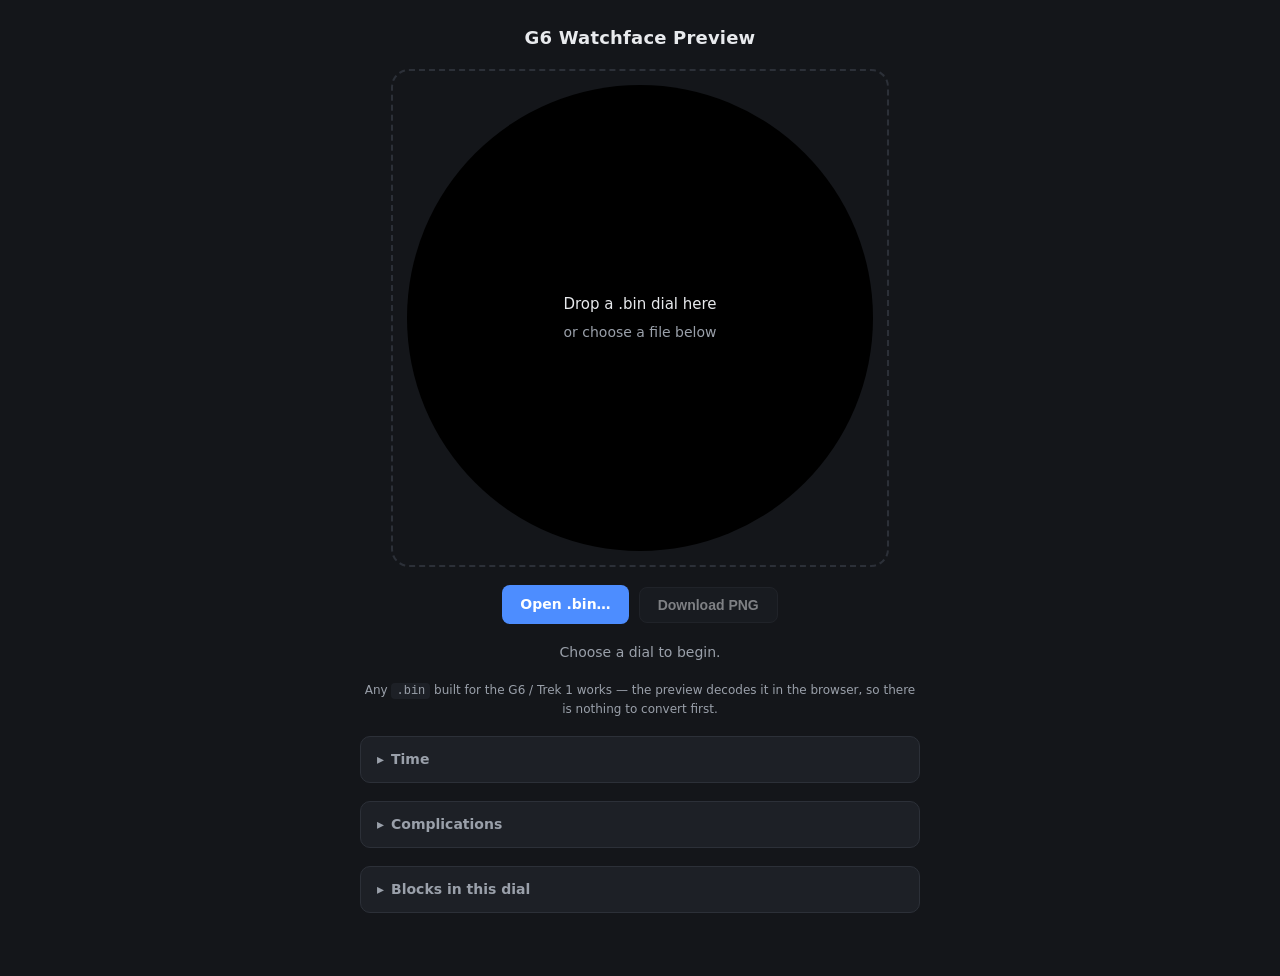
<file: g6-cat-gauge-transfer/preview/index.html>
<!DOCTYPE html>
<html lang="en">
<head>
<meta charset="utf-8">
<meta name="viewport" content="width=device-width, initial-scale=1">
<title>G6 Watchface Preview</title>
<style>
  :root {
    color-scheme: dark;
    --bg: #14161a;
    --panel: #1d2026;
    --border: #2c3038;
    --text: #e8eaed;
    --muted: #9aa0aa;
    --accent: #4d8dff;
    --ok: #4caf7d;
    --warn: #e0a355;
    --error: #e0685f;
  }
  * { box-sizing: border-box; }
  body {
    margin: 0;
    padding: 24px 16px 64px;
    background: var(--bg);
    color: var(--text);
    font: 14px/1.5 -apple-system, BlinkMacSystemFont, "Segoe UI", system-ui, sans-serif;
    display: flex;
    flex-direction: column;
    align-items: center;
    gap: 18px;
  }
  h1 { font-size: 18px; font-weight: 600; margin: 0; letter-spacing: .01em; }
  h2 { font-size: 13px; font-weight: 600; margin: 0 0 10px; color: var(--muted); }

  /* The drop zone wraps the canvas so the whole face is a drop target. */
  #dropzone {
    position: relative;
    display: grid;
    place-items: center;
    padding: 14px;
    border: 2px dashed var(--border);
    border-radius: 18px;
    transition: border-color .15s, background-color .15s;
  }
  #dropzone.dragging {
    border-color: var(--accent);
    background: rgba(77,141,255,.07);
  }
  #dropzone.has-dial { border-style: solid; border-color: var(--border); }

  #watchface-canvas {
    display: block;
    width: 466px;
    height: 466px;
    max-width: 84vw;
    height: auto;
    aspect-ratio: 1;
    border-radius: 50%;
    background: #000;
  }

  #empty-state {
    position: absolute;
    inset: 14px;
    display: grid;
    place-content: center;
    justify-items: center;
    gap: 6px;
    text-align: center;
    color: var(--muted);
    pointer-events: none;
    padding: 24px;
  }
  #dropzone.has-dial #empty-state { display: none; }
  #empty-state .big { font-size: 15px; color: var(--text); }

  /* Hidden until a dial is loaded; the real input sits under the button. */
  #file-input { display: none; }
  .button {
    position: relative;
    display: inline-block;
    padding: 9px 18px;
    border-radius: 8px;
    background: var(--accent);
    color: #fff;
    font-weight: 600;
    cursor: pointer;
    border: none;
    font-size: 14px;
  }
  .button.secondary { background: var(--panel); border: 1px solid var(--border); color: var(--text); }
  .button:disabled { opacity: .5; cursor: not-allowed; }
  .row { display: flex; gap: 10px; align-items: center; flex-wrap: wrap; justify-content: center; }

  #status { color: var(--muted); min-height: 1.5em; text-align: center; }
  #status.error { color: var(--error); }
  #status.warn { color: var(--warn); }

  #error-overlay {
    position: absolute;
    inset: 14px;
    border-radius: 50%;
    background: rgba(10,11,13,.94);
    display: none;
    place-content: center;
    padding: 32px;
    text-align: center;
    color: var(--error);
    font-size: 13px;
  }
  #error-overlay.shown { display: grid; }

  details {
    width: min(560px, 92vw);
    background: var(--panel);
    border: 1px solid var(--border);
    border-radius: 10px;
    padding: 12px 16px;
  }
  summary { cursor: pointer; font-weight: 600; color: var(--muted); list-style: none; }
  summary::-webkit-details-marker { display: none; }
  summary::before { content: "▸"; display: inline-block; width: 1em; transition: transform .15s; }
  details[open] summary::before { transform: rotate(90deg); }
  summary:focus-visible { outline: 2px solid var(--accent); outline-offset: 3px; border-radius: 3px; }

  .controls {
    display: grid;
    grid-template-columns: repeat(auto-fit, minmax(150px, 1fr));
    gap: 12px 18px;
    margin-top: 14px;
  }
  .control { display: flex; flex-direction: column; gap: 3px; }
  .control label { color: var(--muted); font-size: 12px; }
  .control output { color: var(--muted); font-size: 12px; font-variant-numeric: tabular-nums; }
  .control input[type=range] { width: 100%; accent-color: var(--accent); }
  .checkboxes { display: flex; gap: 16px; flex-wrap: wrap; margin-top: 14px; }
  .checkboxes label { color: var(--muted); display: flex; gap: 6px; align-items: center; }

  table { border-collapse: collapse; margin-top: 12px; font-size: 12px; width: 100%; }
  th, td { text-align: left; padding: 4px 8px; border-bottom: 1px solid var(--border); }
  th { color: var(--muted); font-weight: 600; }
  td.num { text-align: right; font-variant-numeric: tabular-nums; color: var(--muted); }
  .tag { font-size: 11px; padding: 1px 6px; border-radius: 4px; background: var(--border); color: var(--muted); }

  .hint { color: var(--muted); font-size: 12px; max-width: 560px; text-align: center; }
  .hint code { background: var(--panel); padding: 1px 5px; border-radius: 4px; }
</style>
</head>
<body>

<h1>G6 Watchface Preview</h1>

<div id="dropzone">
  <canvas id="watchface-canvas" width="466" height="466"></canvas>
  <div id="empty-state">
    <div class="big">Drop a .bin dial here</div>
    <div>or choose a file below</div>
  </div>
  <div id="error-overlay" role="alert"></div>
</div>

<div class="row">
  <label class="button" for="file-input">Open .bin…</label>
  <input type="file" id="file-input" accept=".bin,application/octet-stream">
  <button class="button secondary" id="download" disabled>Download PNG</button>
</div>

<div id="status">Choose a dial to begin.</div>

<div class="hint">
  Any <code>.bin</code> built for the G6 / Trek&nbsp;1 works — the preview decodes
  it in the browser, so there is nothing to convert first.
</div>

<details>
  <summary>Time</summary>
  <div class="row" style="margin-top:12px">
    <label class="checkboxes" style="margin:0">
      <span><input type="checkbox" id="real-time" checked> Real-time clock</span>
    </label>
  </div>
  <div class="controls">
    <div class="control">
      <label for="hour">Hour</label>
      <input type="range" id="hour" min="0" max="23" value="10">
      <output id="hour-out">10</output>
    </div>
    <div class="control">
      <label for="minute">Minute</label>
      <input type="range" id="minute" min="0" max="59" value="8">
      <output id="minute-out">8</output>
    </div>
    <div class="control">
      <label for="second">Second</label>
      <input type="range" id="second" min="0" max="59" value="30">
      <output id="second-out">30</output>
    </div>
  </div>
</details>

<details>
  <summary>Complications</summary>
  <div class="controls">
    <div class="control">
      <label for="battery">Battery %</label>
      <input type="range" id="battery" min="0" max="100" value="60">
      <output id="battery-out">60</output>
    </div>
    <div class="control">
      <label for="steps">Steps</label>
      <input type="range" id="steps" min="0" max="99999" step="100" value="5000">
      <output id="steps-out">5000</output>
    </div>
    <div class="control">
      <label for="pulse">Pulse</label>
      <input type="range" id="pulse" min="0" max="220" value="72">
      <output id="pulse-out">72</output>
    </div>
    <div class="control">
      <label for="calories">Calories</label>
      <input type="range" id="calories" min="0" max="9999" step="10" value="400">
      <output id="calories-out">400</output>
    </div>
    <div class="control">
      <label for="distance">Distance km</label>
      <input type="range" id="distance" min="0" max="99" value="3">
      <output id="distance-out">3</output>
    </div>
    <div class="control">
      <label for="temperature">Temp °C</label>
      <input type="range" id="temperature" min="-40" max="80" value="22">
      <output id="temperature-out">22</output>
    </div>
  </div>
  <div class="checkboxes">
    <label><input type="checkbox" id="connected" checked> Connected</label>
    <label><input type="checkbox" id="animation"> Freeze animation</label>
  </div>
</details>

<details>
  <summary>Blocks in this dial</summary>
  <div id="block-table"></div>
</details>

<script src="bin-decoder.js"></script>
<script src="dial-renderer.js"></script>
<script src="dial-app.js"></script>
<script>
'use strict';

const app = new G6DialApp({
  canvas: document.getElementById('watchface-canvas'),
  decoder: window.G6BinDecoder,
  renderer: window.G6DialRenderer
});

const statusEl = document.getElementById('status');
const errorEl = document.getElementById('error-overlay');
const dropzone = document.getElementById('dropzone');
const fileInput = document.getElementById('file-input');
const downloadBtn = document.getElementById('download');
const blockTable = document.getElementById('block-table');

app.startClock();

// ─── Status ────────────────────────────────────────────────────────────────

/**
 * Show a status line. `tone` is 'ok', 'warn' or 'error'; anything else is
 * neutral. Partial block failures are warnings, not errors: the rest of the
 * dial is still worth looking at.
 */
function setStatus(message, tone) {
  statusEl.textContent = message;
  statusEl.className = tone || '';
}

function showError(message) {
  errorEl.textContent = message;
  errorEl.classList.add('shown');
}

function clearError() {
  errorEl.classList.remove('shown');
}

// ─── Loading ───────────────────────────────────────────────────────────────

async function loadFile(file) {
  if (!file) return;
  clearError();
  setStatus('Decoding ' + file.name + '…');
  try {
    const description = await app.loadBinFile(file);
    dropzone.classList.add('has-dial');
    downloadBtn.disabled = false;
    renderBlockTable(description);

    const size = formatBytes(file.size);
    setStatus(
      description.blocks.length + ' blocks from ' + file.name + ' (' + size + ')' +
      (app.dial.errors.length ? ' — ' + app.dial.errors.length + ' block(s) failed' : ''),
      app.dial.errors.length ? 'warn' : 'ok'
    );
    if (app.dial.errors.length) {
      setStatus(
        app.dial.errors.length + ' block(s) failed to decode: ' +
        app.dial.errors.map((e) => e.block).join(', ') + ' — showing the rest',
        'warn'
      );
    }
  } catch (err) {
    dropzone.classList.remove('has-dial');
    downloadBtn.disabled = true;
    blockTable.textContent = '';
    const message = err && err.message ? err.message : String(err);
    showError(message);
    setStatus('Could not read that file. ' + message, 'error');
  }
}

fileInput.addEventListener('change', () => {
  loadFile(fileInput.files[0]);
  // Reset so re-picking the same file fires change again.
  fileInput.value = '';
});

// Drag and drop across the whole window, so you do not have to aim.
for (const type of ['dragenter', 'dragover']) {
  window.addEventListener(type, (event) => {
    event.preventDefault();
    dropzone.classList.add('dragging');
  });
}
for (const type of ['dragleave', 'drop']) {
  window.addEventListener(type, (event) => {
    event.preventDefault();
    if (type === 'dragleave' && event.relatedTarget) return;
    dropzone.classList.remove('dragging');
  });
}
window.addEventListener('drop', (event) => {
  const file = event.dataTransfer && event.dataTransfer.files[0];
  if (file) loadFile(file);
});

downloadBtn.addEventListener('click', () => {
  app.downloadPng();
});

// ─── Controls ──────────────────────────────────────────────────────────────

/**
 * The clock and complication controls write straight into the app's data.
 * The render loop runs several times a second while an animation is loaded,
 * so syncing from state back into the inputs has to yield to a control the
 * user is currently dragging — otherwise the thumb fights the pointer.
 */
const TIME_CONTROLS = ['hour', 'minute', 'second'];
const COMPLICATION_CONTROLS = {
  battery: 'batteryPercent',
  steps: 'steps',
  pulse: 'pulse',
  calories: 'calories',
  distance: 'distanceKm',
  temperature: 'temperatureC'
};

for (const id of TIME_CONTROLS) {
  const input = document.getElementById(id);
  const output = document.getElementById(id + '-out');
  input.addEventListener('input', () => {
    output.textContent = input.value;
    app.setTime(
      Number(document.getElementById('hour').value),
      Number(document.getElementById('minute').value),
      Number(document.getElementById('second').value)
    );
  });
}

for (const [id, field] of Object.entries(COMPLICATION_CONTROLS)) {
  const input = document.getElementById(id);
  const output = document.getElementById(id + '-out');
  input.addEventListener('input', () => {
    output.textContent = input.value;
    app.setData({ [field]: Number(input.value) });
  });
}

const realTimeEl = document.getElementById('real-time');
realTimeEl.addEventListener('change', () => {
  app.setRealTime(realTimeEl.checked);
  if (!realTimeEl.checked) app.stopClock();
  else app.startClock();
});

const connectedEl = document.getElementById('connected');
connectedEl.addEventListener('change', () => {
  app.setData({ connected: connectedEl.checked });
});

const animationEl = document.getElementById('animation');
animationEl.addEventListener('change', () => {
  if (animationEl.checked) {
    app.stopAnimation();
  } else {
    app.startAnimation();
  }
});

// ─── Block inventory ───────────────────────────────────────────────────────

/**
 * Show what the loaded dial actually contains. This is the part that used to
 * live in a hand-written config file per dial, so it doubles as a check that
 * the decode found everything the file claims to have.
 */
function renderBlockTable(description) {
  const rows = description.blocks.map((block) => {
    const position = block.name.startsWith('arm') ? 'pivot ' + block.posx + ',' + block.posy
      : block.posx + ',' + block.posy;
    const notes = [];
    if (!block.onScreen) notes.push('off-screen');
    if (block.role === 'animation') notes.push('animates');
    return '<tr>' +
      '<td>' + block.name + '</td>' +
      '<td><span class="tag">' + block.role + '</span></td>' +
      '<td class="num">' + block.width + '×' + block.height + ' ×' + block.frames + '</td>' +
      '<td class="num">' + position + '</td>' +
      '<td class="num">' + block.colsp + (notes.length ? ' · ' + notes.join(' · ') : '') + '</td>' +
      '</tr>';
  });
  blockTable.innerHTML =
    '<table><thead><tr>' +
    '<th>Block</th><th>Role</th><th>Size ×frames</th><th>Position</th><th>Notes</th>' +
    '</tr></thead><tbody>' + rows.join('') + '</tbody></table>';
}

function formatBytes(bytes) {
  if (bytes < 1024) return bytes + ' B';
  if (bytes < 1024 * 1024) return (bytes / 1024).toFixed(1) + ' KB';
  return (bytes / (1024 * 1024)).toFixed(1) + ' MB';
}

app.subscribe(() => {
  if (app.dial) downloadBtn.disabled = false;
});

// Handle for the browser harness in tests/browser/render.test.py, which needs
// to read app state and force a specific time. Harmless in normal use, and
// cheaper than teaching the harness to click sliders for every assertion.
window.appForTests = app;
</script>
</body>
</html>
</file>
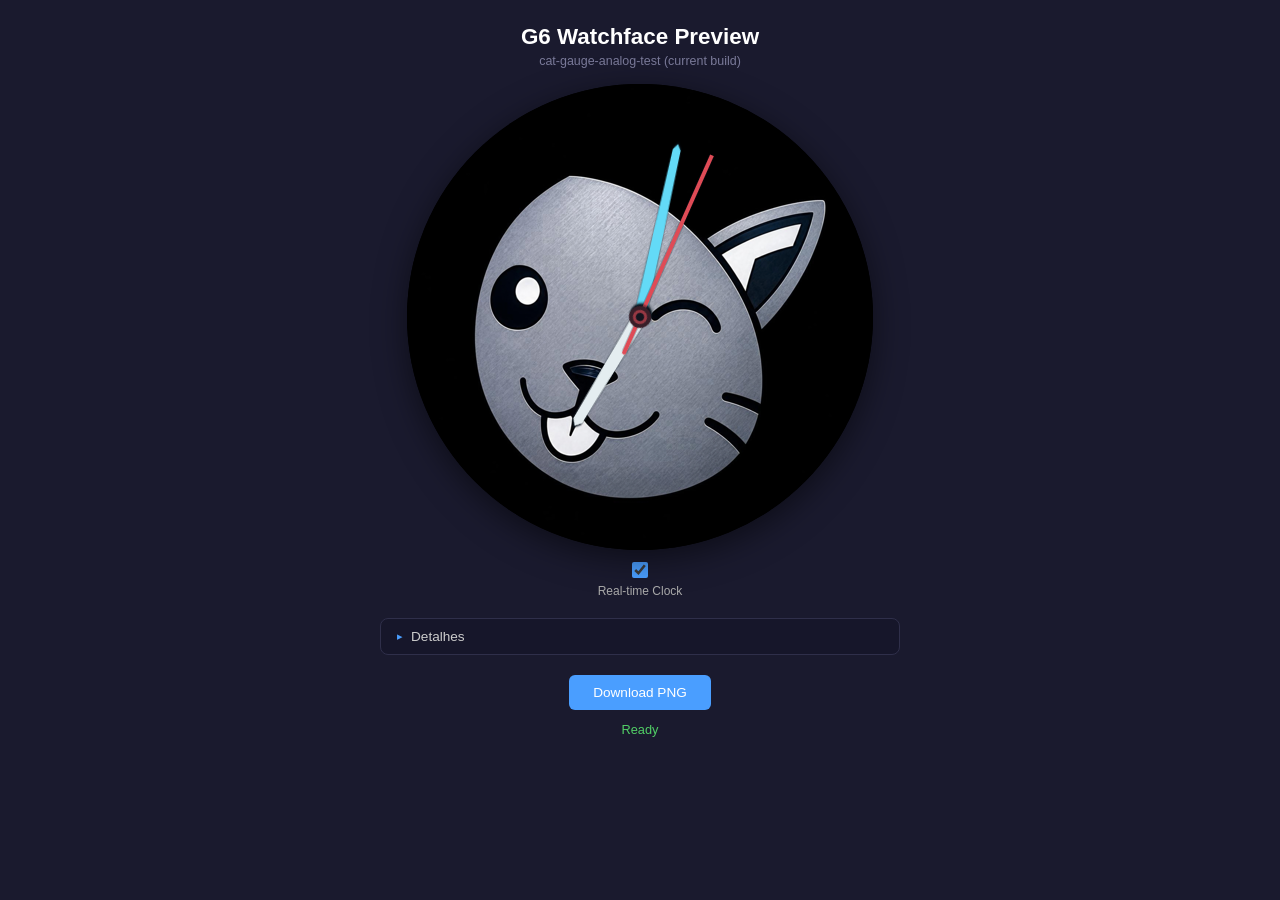
<file: g6-cat-gauge-transfer/preview/authoring.html>
<!DOCTYPE html>
<html lang="en">
<head>
  <meta charset="UTF-8">
  <meta name="viewport" content="width=device-width, initial-scale=1.0">
  <title>G6 Watchface Preview</title>
  <link rel="stylesheet" href="preview.css">
</head>
<body>
  <h1>G6 Watchface Preview</h1>
  <div id="dial-label" class="dial-label"></div>

  <div class="comparison-row">
    <div class="watchface-container">
      <canvas id="watchface-canvas" width="466" height="466"></canvas>
      <div id="error-overlay" class="error-overlay" style="display: none;"></div>
    </div>
    <div id="reference-container" class="reference-container" style="display: none;">
      <img id="reference-image" src="../preview-with-official-hands.png" alt="Reference watchface with official hands">
      <div class="reference-label">Reference (Official)</div>
    </div>
  </div>

  <div class="controls controls-toggles">
    <label class="toggle-label">
      <input type="checkbox" id="ctrl-clock" checked>
      Real-time Clock
    </label>
  </div>

  <details id="details-panel" class="details-panel">
    <summary class="details-summary">Detalhes</summary>

    <div class="details-body">
      <div class="controls">
        <label>
          Hour
          <input type="range" id="ctrl-hour" min="0" max="23" value="10">
          <span class="value" id="val-hour">10</span>
        </label>
        <label>
          Minute
          <input type="range" id="ctrl-minute" min="0" max="59" value="8">
          <span class="value" id="val-minute">08</span>
        </label>
        <label>
          Second
          <input type="range" id="ctrl-second" min="0" max="59" value="30">
          <span class="value" id="val-second">30</span>
        </label>
        <label>
          Battery
          <input type="range" id="ctrl-battery" min="0" max="5" value="4">
          <span class="value" id="val-battery">4</span>
        </label>
        <label>
          Steps
          <input type="range" id="ctrl-steps" min="0" max="9" value="5">
          <span class="value" id="val-steps">5</span>
        </label>
        <label>
          Progress
          <input type="range" id="ctrl-progress" min="0" max="10" value="6">
          <span class="value" id="val-progress">6</span>
        </label>
      </div>

      <div class="controls controls-toggles">
        <label class="toggle-label">
          <input type="checkbox" id="ctrl-digital">
          Digital Concept
        </label>
        <label class="toggle-label">
          <input type="checkbox" id="ctrl-reference">
          Reference
        </label>
        <label class="toggle-label" id="anim-toggle-label" hidden>
          <input type="checkbox" id="ctrl-anim">
          Animation (BLK_ANIMPART)
        </label>
      </div>
    </div>
  </details>

  <div class="controls">
    <button id="btn-export" class="btn-export" type="button">Download PNG</button>
  </div>

  <div id="status" class="status">Loading...</div>

  <script src="config.js"></script>
  <script src="preview.js"></script>
  <script>
    (function() {
      const canvas = document.getElementById('watchface-canvas');
      const statusEl = document.getElementById('status');
      const errorOverlay = document.getElementById('error-overlay');

      // Name the active dial in the header so a screenshot is self-identifying.
      const dialLabelEl = document.getElementById('dial-label');
      if (WATCHFACE_CONFIG.dialLabel) {
        dialLabelEl.textContent = WATCHFACE_CONFIG.dialLabel;
      }

      // An unrecognised ?dial= is a user error, not a rendering problem, so
      // surface it on the canvas rather than quietly showing the default dial.
      if (WATCHFACE_CONFIG.dialError) {
        statusEl.textContent = WATCHFACE_CONFIG.dialError;
        statusEl.className = 'status error';
        errorOverlay.textContent = WATCHFACE_CONFIG.dialError;
        errorOverlay.style.display = 'flex';
        return;
      }

      // Check Canvas 2D support
      const ctx = canvas.getContext && canvas.getContext('2d');
      if (!ctx) {
        statusEl.textContent = 'Canvas 2D is not supported in this browser.';
        statusEl.className = 'status error';
        errorOverlay.textContent = 'Canvas 2D not supported. Please use a modern browser.';
        errorOverlay.style.display = 'flex';
        return;
      }

      // Load all images. The anim layer is optional: if it is missing from
      // config.js or fails to load, the preview still works without animation.
      const layerNames = ['background', 'battery', 'steps', 'progress', 'hour', 'minute', 'second', 'anim'];
      const images = {};
      const loadPromises = layerNames.map(function(name) {
        const layer = WATCHFACE_CONFIG.layers[name];
        if (!layer) return Promise.resolve();

        return loadImage(layer.src)
          .then(function(img) { images[name] = img; })
          .catch(function(err) {
            // Optional blocks degrade gracefully; required ones are fatal.
            if (layer.optional) {
              console.warn('Optional layer ' + name + ' failed to load:', err);
              return;
            }
            console.error('Failed to load ' + name + ':', err);
            statusEl.textContent = 'Error loading ' + name + ': ' + err.message;
            statusEl.className = 'status error';
            errorOverlay.textContent = 'Failed to load image: ' + layer.src;
            errorOverlay.style.display = 'flex';
            throw err;
          });
      });

      Promise.all(loadPromises).then(function() {
        statusEl.textContent = 'Ready';
        statusEl.className = 'status success';

        // Get control elements
        const controls = {
          hour: document.getElementById('ctrl-hour'),
          minute: document.getElementById('ctrl-minute'),
          second: document.getElementById('ctrl-second'),
          battery: document.getElementById('ctrl-battery'),
          steps: document.getElementById('ctrl-steps'),
          progress: document.getElementById('ctrl-progress')
        };

        const valueLabels = {
          hour: document.getElementById('val-hour'),
          minute: document.getElementById('val-minute'),
          second: document.getElementById('val-second'),
          battery: document.getElementById('val-battery'),
          steps: document.getElementById('val-steps'),
          progress: document.getElementById('val-progress')
        };

        const clockToggle = document.getElementById('ctrl-clock');
        const digitalToggle = document.getElementById('ctrl-digital');
        const animToggle = document.getElementById('ctrl-anim');
        const animToggleLabel = document.getElementById('anim-toggle-label');
        const referenceToggle = document.getElementById('ctrl-reference');
        const exportBtn = document.getElementById('btn-export');

        // Sync controls from state
        function syncControlsFromState() {
          // Don't fight the user: the animation loop re-renders ~10x/sec, so
          // skip the control sync while a slider has focus mid-drag.
          const active = document.activeElement;
          const dragging = Object.keys(controls).some(function(k) {
            return controls[k] === active;
          });
          if (dragging) return;

          const s = getState();
          controls.hour.value = s.hour;
          controls.minute.value = s.minute;
          controls.second.value = s.second;
          controls.battery.value = s.battery;
          controls.steps.value = s.steps;
          controls.progress.value = s.progress;
          digitalToggle.checked = s.digitalMode;

          valueLabels.hour.textContent = s.hour;
          valueLabels.minute.textContent = String(s.minute).padStart(2, '0');
          valueLabels.second.textContent = String(s.second).padStart(2, '0');
          valueLabels.battery.textContent = s.battery;
          valueLabels.steps.textContent = s.steps;
          valueLabels.progress.textContent = s.progress;
          animToggle.checked = s.animEnabled;
        }

        // Render callback — called by setState
        function render(state) {
          syncControlsFromState();
          renderWatchface(ctx, images, state);
        }

        // Register render callback
        setRenderCallback(render);

        // Attach event listeners — controls update state
        Object.keys(controls).forEach(function(key) {
          controls[key].addEventListener('input', function() {
            // Dragging a slider means the user wants a fixed time, so the
            // real-time clock yields and the checkbox follows.
            stopClock();
            clockToggle.checked = false;
            const partial = { realTime: false };
            partial[key] = parseInt(controls[key].value, 10);
            setState(partial);
          });
        });

        // Real-time clock toggle
        clockToggle.addEventListener('change', function() {
          if (clockToggle.checked) {
            startClock();
          } else {
            stopClock();
            setState({ realTime: false });
          }
        });

        // Digital concept toggle
        digitalToggle.addEventListener('change', function() {
          toggleDigitalConcept(digitalToggle.checked);
        });

        // Reference toggle
        referenceToggle.addEventListener('change', function() {
          toggleReference(referenceToggle.checked);
        });

        // Animation toggle — only shown when a BLK_ANIMPART layer loaded
        if (images.anim) {
          animToggleLabel.hidden = false;
          animToggle.addEventListener('change', function() {
            setState({ animEnabled: animToggle.checked });
            if (animToggle.checked) {
              startAnimation();
            } else {
              stopAnimation();
            }
          });
        }

        // Export button
        exportBtn.addEventListener('click', function() {
          const link = exportPng();
          link.click();
        });

        // Real-time clock is the default mode: start it before the first
        // render so the preview opens showing the actual current time.
        if (getState().realTime) {
          startClock();
        }

        // Initial render
        syncControlsFromState();
        renderWatchface(ctx, images, getState());

        // Start the BLK_ANIMPART loop only if the strip loaded and the user
        // wants it. animEnabled defaults to false, so the still background
        // shows through until the checkbox is ticked.
        if (images.anim && getState().animEnabled) {
          startAnimation();
        }
      }).catch(function(err) {
        console.error('Initialization failed:', err);
      });
    })();
  </script>
</body>
</html>
</file>
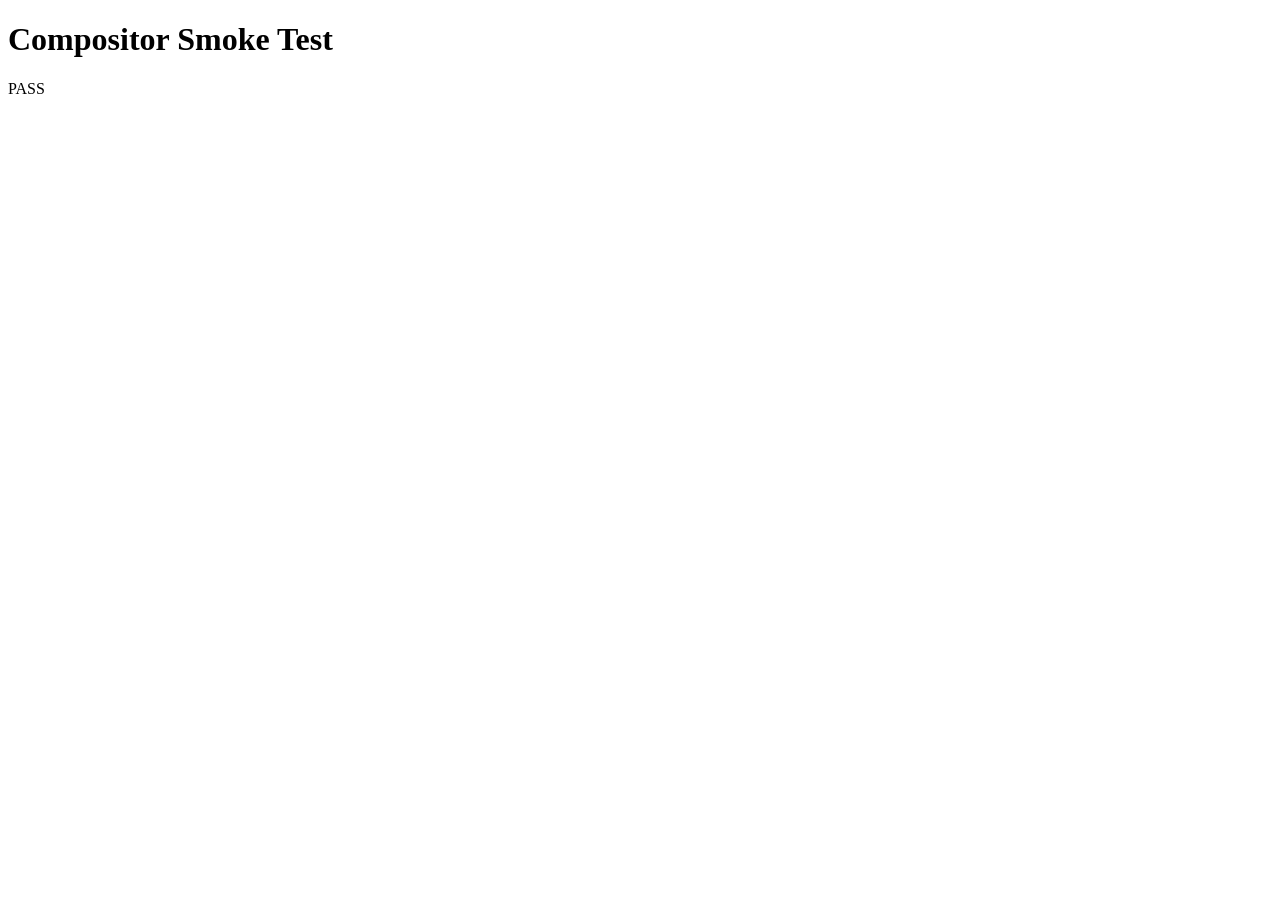
<file: g6-cat-gauge-transfer/preview/compositor-smoke.html>
<!DOCTYPE html>
<html lang="en">
<head>
  <meta charset="UTF-8">
  <meta name="viewport" content="width=device-width, initial-scale=1.0">
  <title>Compositor Smoke Test</title>
</head>
<body>
  <h1>Compositor Smoke Test</h1>
  <div id="result">RUNNING...</div>
  <script src="config.js"></script>
  <script src="preview.js"></script>
  <script>
    (async function() {
      try {
        // Check Canvas 2D support
        const testCanvas = document.createElement('canvas');
        if (!testCanvas.getContext) {
          throw new Error('Canvas 2D not supported in this browser');
        }

        // Load all images
        const config = window.WATCHFACE_CONFIG;
        const layerNames = ['background', 'battery', 'steps', 'progress', 'hour', 'minute', 'second'];
        const images = {};

        for (const name of layerNames) {
          try {
            images[name] = await window.loadImage(config.layers[name].src);
          } catch (err) {
            throw new Error('Failed to load image for ' + name + ': ' + err.message);
          }
        }

        // Render a test frame
        const canvas = document.createElement('canvas');
        canvas.width = canvas.height = 466;
        const ctx = canvas.getContext('2d');

        await window.renderWatchface(ctx, images, {
          hour: 10, minute: 8, second: 30,
          battery: 4, steps: 5, progress: 6
        });

        // Verify multiple points to avoid false negative with transparent backgrounds
        const points = [[233, 233], [100, 100], [366, 366], [100, 366], [366, 100]];
        let hasVisiblePixel = false;
        for (const [x, y] of points) {
          if (ctx.getImageData(x, y, 1, 1).data[3] > 0) { hasVisiblePixel = true; break; }
        }
        if (!hasVisiblePixel) throw new Error('no visible pixels in canvas');

        // Verify hands are visible in expected positions
        const handPoints = [[233, 100], [233, 366], [100, 233], [366, 233]];
        let handPixels = 0;
        for (const [x, y] of handPoints) {
          if (ctx.getImageData(x, y, 1, 1).data[3] > 0) handPixels++;
        }
        if (handPixels < 2) throw new Error('hands not visible in expected positions');

        document.getElementById('result').textContent = 'PASS';
        document.body.setAttribute('data-status', 'pass');
      } catch (err) {
        document.getElementById('result').textContent = 'FAIL: ' + err.message;
        document.body.setAttribute('data-status', 'fail');
        console.error(err);
      }
    })();
  </script>
</body>
</html>
</file>
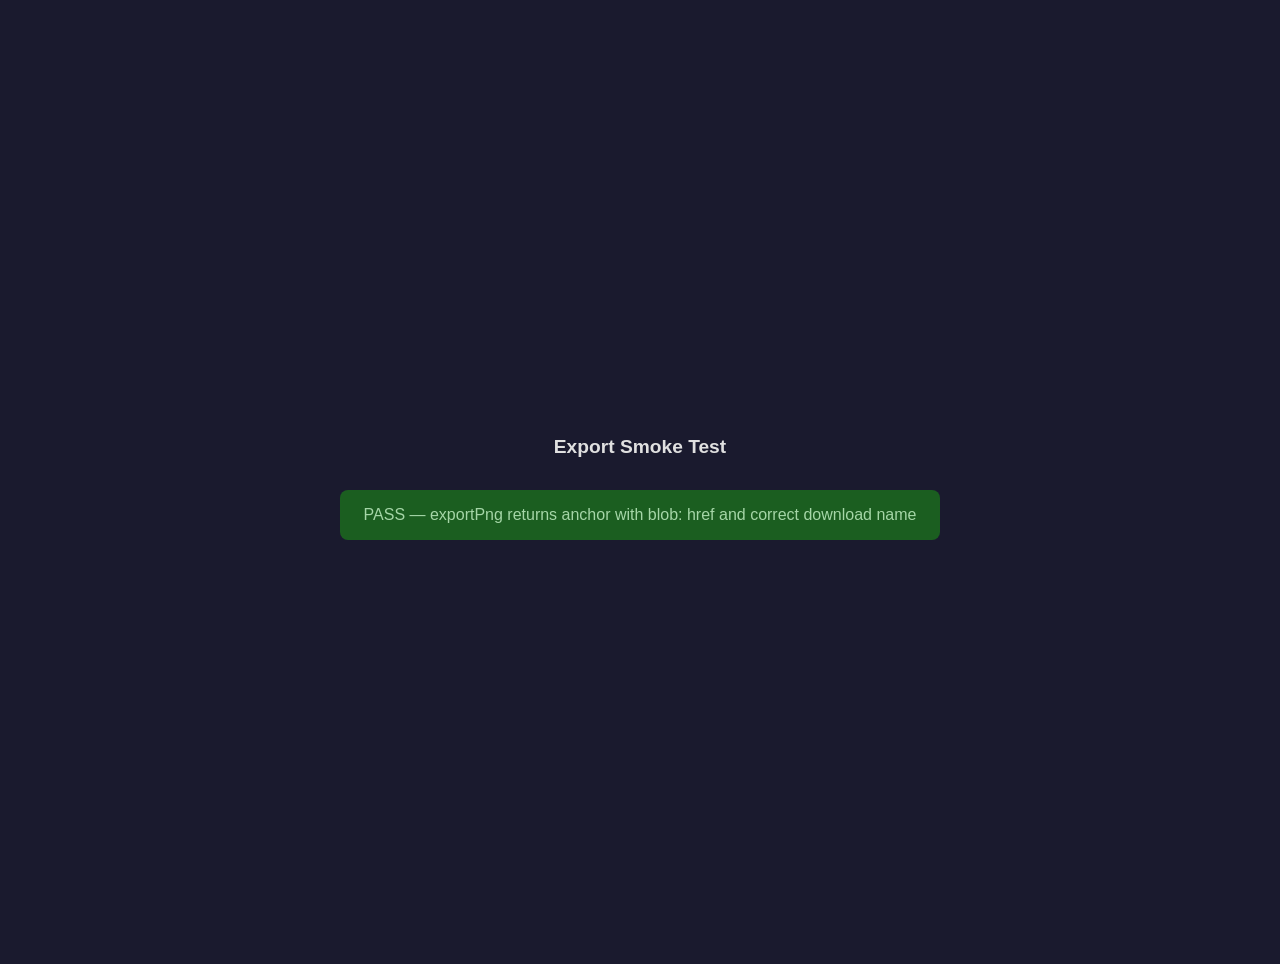
<file: g6-cat-gauge-transfer/preview/export-smoke.html>
<!DOCTYPE html>
<html lang="en">
<head>
  <meta charset="UTF-8">
  <meta name="viewport" content="width=device-width, initial-scale=1.0">
  <title>Export Smoke Test</title>
  <style>
    body {
      font-family: -apple-system, BlinkMacSystemFont, 'Segoe UI', Roboto, sans-serif;
      background: #1a1a2e;
      color: #e0e0e0;
      display: flex;
      flex-direction: column;
      align-items: center;
      justify-content: center;
      min-height: 100vh;
      padding: 24px;
    }
    h1 { font-size: 1.2rem; margin-bottom: 16px; }
    #result {
      font-size: 1rem;
      padding: 16px 24px;
      border-radius: 8px;
      margin-top: 16px;
    }
    #result.pass { background: #1b5e20; color: #a5d6a7; }
    #result.fail { background: #5e1b1b; color: #ef9a9a; }
    #result.running { background: #1b3a5e; color: #90caf9; }
  </style>
</head>
<body>
  <h1>Export Smoke Test</h1>
  <div id="result" class="running">Running...</div>

  <script src="config.js"></script>
  <script src="preview.js"></script>
  <script>
    (function() {
      const resultEl = document.getElementById('result');

      try {
        // Check Canvas 2D support
        const testCanvas = document.createElement('canvas');
        if (!testCanvas.getContext) {
          throw new Error('Canvas 2D not supported in this browser');
        }

        // Check exportPng exists
        if (typeof exportPng !== 'function') {
          throw new Error('exportPng is not defined');
        }

        // Create a canvas and render something
        const canvas = document.createElement('canvas');
        canvas.width = 466;
        canvas.height = 466;
        const ctx = canvas.getContext('2d');

        // Draw something visible
        ctx.fillStyle = '#333';
        ctx.fillRect(0, 0, 466, 466);
        ctx.fillStyle = '#fff';
        ctx.font = '20px sans-serif';
        ctx.fillText('Test', 10, 30);

        // Temporarily override the canvas lookup for exportPng
        // exportPng looks for #watchface-canvas, so we need to add it to DOM
        canvas.id = 'watchface-canvas';
        document.body.appendChild(canvas);

        // Call exportPng
        const link = exportPng();

        // Verify result
        if (!link) throw new Error('exportPng returned null/undefined');
        if (!(link instanceof HTMLAnchorElement)) throw new Error('exportPng did not return an HTMLAnchorElement');
        if (!link.href) throw new Error('link has no href');
        if (!link.href.startsWith('blob:')) throw new Error('link href does not start with blob: — got: ' + link.href);
        if (link.download !== 'g6-watchface-preview.png') throw new Error('link download should be g6-watchface-preview.png — got: ' + link.download);

        // Cleanup
        document.body.removeChild(canvas);
        URL.revokeObjectURL(link.href);

        resultEl.textContent = 'PASS — exportPng returns anchor with blob: href and correct download name';
        resultEl.className = 'pass';
      } catch (err) {
        resultEl.textContent = 'FAIL — ' + err.message;
        resultEl.className = 'fail';
        console.error(err);
      }
    })();
  </script>
</body>
</html>
</file>
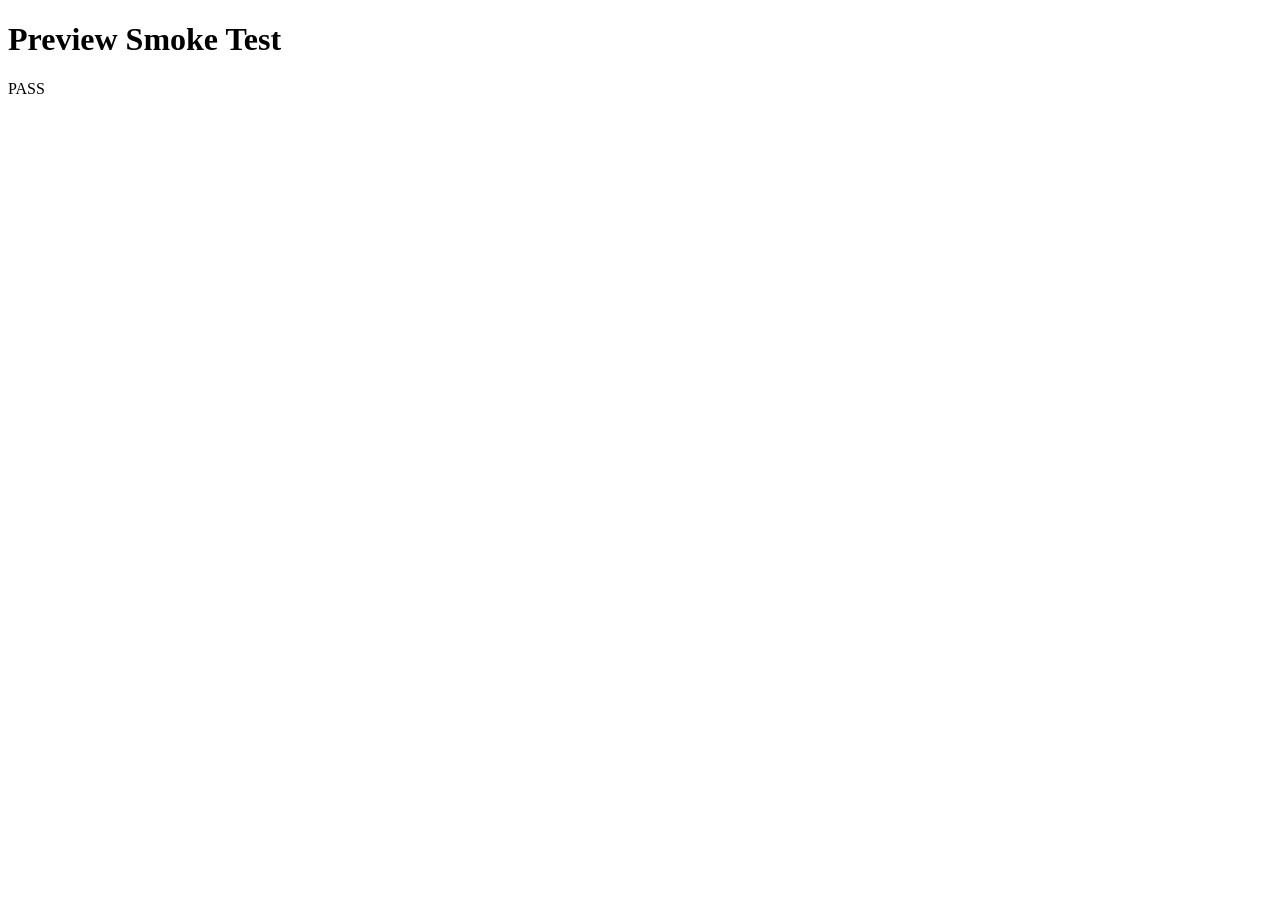
<file: g6-cat-gauge-transfer/preview/preview-smoke.html>
<!DOCTYPE html>
<html lang="en">
<head>
  <meta charset="UTF-8">
  <meta name="viewport" content="width=device-width, initial-scale=1.0">
  <title>Preview Smoke Test</title>
</head>
<body>
  <h1>Preview Smoke Test</h1>
  <div id="result">RUNNING...</div>
  <script src="config.js"></script>
  <script>
    (function() {
      try {
        var config = window.WATCHFACE_CONFIG;
        if (!config) throw new Error('WATCHFACE_CONFIG not found');

        // Check canvas size
        if (config.width !== 466 || config.height !== 466) {
          throw new Error('canvas size: expected 466x466, got ' + config.width + 'x' + config.height);
        }

        // Check required layers exist and have non-empty src
        var required = ['background', 'hour', 'minute', 'second'];
        for (var i = 0; i < required.length; i++) {
          var name = required[i];
          var layer = config.layers[name];
          if (!layer) throw new Error('missing layer: ' + name);
          if (!layer.src) throw new Error('missing src for layer: ' + name);
        }

        // Check all expected layers are present
        var expectedLayers = ['background', 'battery', 'steps', 'progress', 'hour', 'minute', 'second'];
        for (var j = 0; j < expectedLayers.length; j++) {
          if (!config.layers[expectedLayers[j]]) {
            throw new Error('missing expected layer: ' + expectedLayers[j]);
          }
        }

        // Verify asset files exist (fetch check)
        var checks = [];
        for (var k = 0; k < expectedLayers.length; k++) {
          (function(layerName) {
            checks.push(
              fetch(config.layers[layerName].src)
                .then(function(res) {
                  if (!res.ok) throw new Error('asset not found: ' + config.layers[layerName].src);
                })
            );
          })(expectedLayers[k]);
        }

        Promise.all(checks).then(function() {
          document.getElementById('result').textContent = 'PASS';
          document.body.setAttribute('data-status', 'pass');
        }).catch(function(err) {
          document.getElementById('result').textContent = 'FAIL: ' + err.message;
          document.body.setAttribute('data-status', 'fail');
        });
      } catch (err) {
        document.getElementById('result').textContent = 'FAIL: ' + err.message;
        document.body.setAttribute('data-status', 'fail');
      }
    })();
  </script>
</body>
</html>
</file>
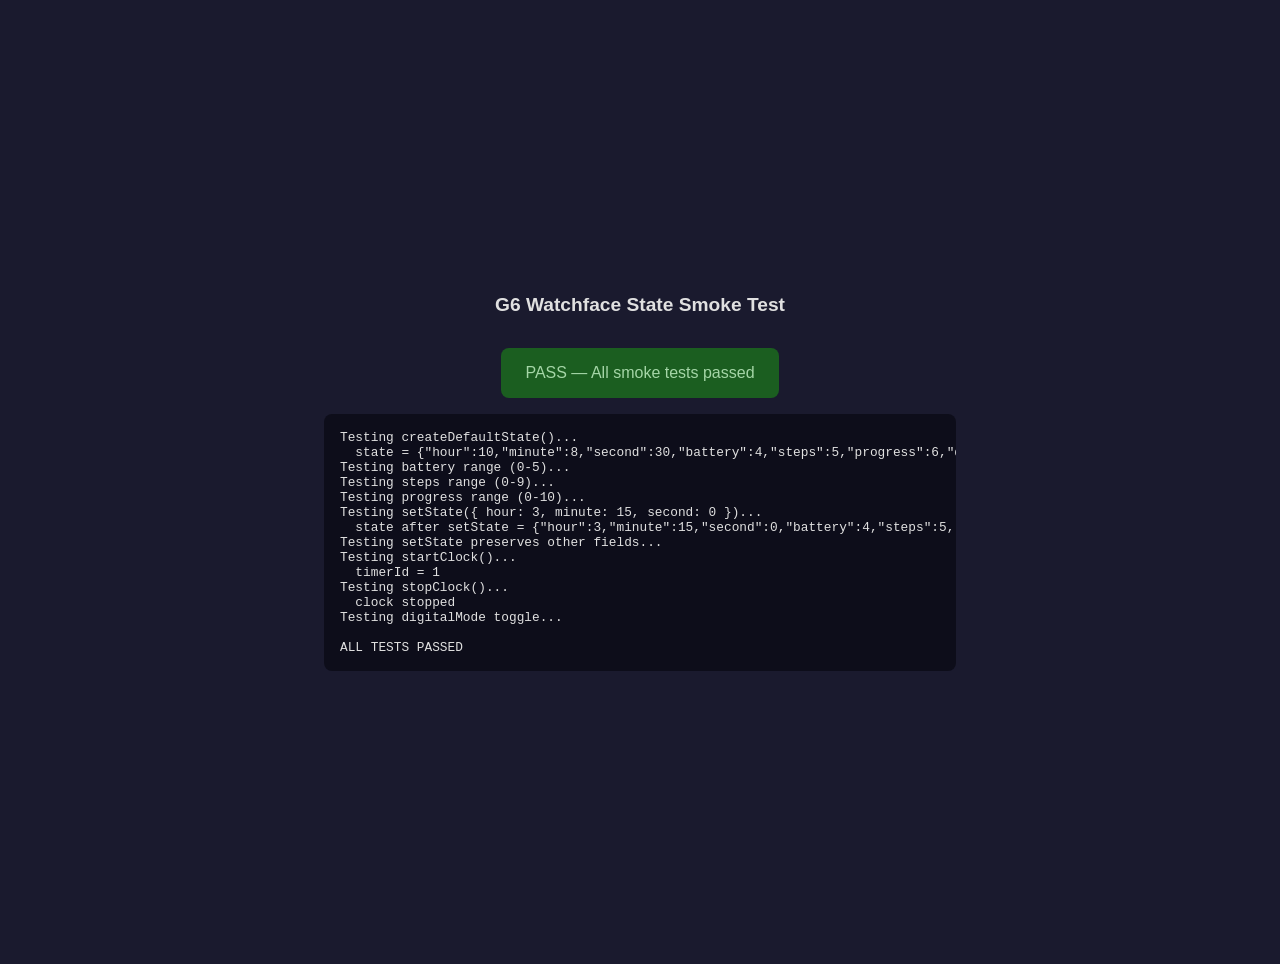
<file: g6-cat-gauge-transfer/preview/state-smoke.html>
<!DOCTYPE html>
<html lang="en">
<head>
  <meta charset="UTF-8">
  <meta name="viewport" content="width=device-width, initial-scale=1.0">
  <title>G6 Watchface State Smoke Test</title>
  <style>
    body {
      font-family: -apple-system, BlinkMacSystemFont, 'Segoe UI', Roboto, sans-serif;
      background: #1a1a2e;
      color: #e0e0e0;
      display: flex;
      flex-direction: column;
      align-items: center;
      justify-content: center;
      min-height: 100vh;
      padding: 24px;
    }
    h1 { font-size: 1.2rem; margin-bottom: 16px; }
    #result {
      font-size: 1rem;
      padding: 16px 24px;
      border-radius: 8px;
      margin-top: 16px;
    }
    #result.pass { background: #1b5e20; color: #a5d6a7; }
    #result.fail { background: #5e1b1b; color: #ef9a9a; }
    #result.running { background: #1b3a5e; color: #90caf9; }
    pre {
      background: #0d0d1a;
      padding: 16px;
      border-radius: 8px;
      max-width: 600px;
      overflow-x: auto;
      font-size: 0.8rem;
      margin-top: 16px;
    }
  </style>
</head>
<body>
  <h1>G6 Watchface State Smoke Test</h1>
  <div id="result" class="running">Running...</div>
  <pre id="log"></pre>

  <script src="config.js"></script>
  <script src="preview.js"></script>
  <script>
    (function() {
      const resultEl = document.getElementById('result');
      const logEl = document.getElementById('log');
      const logs = [];

      function log(msg) {
        logs.push(msg);
        logEl.textContent = logs.join('\n');
      }

      function assert(condition, message) {
        if (!condition) throw new Error(message);
      }

      try {
        log('Testing createDefaultState()...');
        const state = createDefaultState();
        log('  state = ' + JSON.stringify(state));

        assert(state !== null && typeof state === 'object', 'state should be an object');
        assert(typeof state.hour === 'number', 'hour should be a number');
        assert(typeof state.minute === 'number', 'minute should be a number');
        assert(typeof state.second === 'number', 'second should be a number');
        assert(typeof state.battery === 'number', 'battery should be a number');
        assert(typeof state.steps === 'number', 'steps should be a number');
        assert(typeof state.progress === 'number', 'progress should be a number');
        assert(typeof state.digitalMode === 'boolean', 'digitalMode should be a boolean');

        log('Testing battery range (0-5)...');
        assert(state.battery >= 0 && state.battery <= 5, 'battery range');

        log('Testing steps range (0-9)...');
        assert(state.steps >= 0 && state.steps <= 9, 'steps range');

        log('Testing progress range (0-10)...');
        assert(state.progress >= 0 && state.progress <= 10, 'progress range');

        log('Testing setState({ hour: 3, minute: 15, second: 0 })...');
        setState({ hour: 3, minute: 15, second: 0 });
        const s = getState();
        log('  state after setState = ' + JSON.stringify(s));
        assert(s.hour === 3, 'hour should be 3');
        assert(s.minute === 15, 'minute should be 15');
        assert(s.second === 0, 'second should be 0');

        log('Testing setState preserves other fields...');
        setState({ battery: 2 });
        const s2 = getState();
        assert(s2.battery === 2, 'battery should be 2');
        assert(s2.hour === 3, 'hour should still be 3');
        assert(s2.minute === 15, 'minute should still be 15');

        log('Testing startClock()...');
        const timerId = startClock();
        assert(typeof timerId === 'number', 'startClock should return a number (timer id)');
        log('  timerId = ' + timerId);

        log('Testing stopClock()...');
        stopClock();
        log('  clock stopped');

        log('Testing digitalMode toggle...');
        setState({ digitalMode: true });
        assert(getState().digitalMode === true, 'digitalMode should be true');
        setState({ digitalMode: false });
        assert(getState().digitalMode === false, 'digitalMode should be false');

        log('');
        log('ALL TESTS PASSED');
        resultEl.textContent = 'PASS — All smoke tests passed';
        resultEl.className = 'pass';
      } catch (err) {
        log('');
        log('TEST FAILED: ' + err.message);
        resultEl.textContent = 'FAIL — ' + err.message;
        resultEl.className = 'fail';
      }
    })();
  </script>
</body>
</html>
</file>
<file: g6-cat-gauge-transfer/preview/preview.css>
/* G6 Watchface Preview Styles */

* {
  margin: 0;
  padding: 0;
  box-sizing: border-box;
}

body {
  font-family: -apple-system, BlinkMacSystemFont, 'Segoe UI', Roboto, sans-serif;
  background: #1a1a2e;
  color: #e0e0e0;
  display: flex;
  flex-direction: column;
  align-items: center;
  min-height: 100vh;
  padding: 24px;
}

h1 {
  font-size: 1.4rem;
  margin-bottom: 4px;
  color: #fff;
}

.dial-label {
  font-size: 0.78rem;
  color: #7a7a99;
  margin-bottom: 16px;
  text-align: center;
}

.watchface-container {
  position: relative;
  width: 466px;
  height: 466px;
  border-radius: 50%;
  overflow: hidden;
  box-shadow: 0 8px 32px rgba(0, 0, 0, 0.5);
  background: #000;
}

#watchface-canvas {
  display: block;
  width: 466px;
  height: 466px;
}

.error-overlay {
  position: absolute;
  top: 0;
  left: 0;
  width: 100%;
  height: 100%;
  display: flex;
  align-items: center;
  justify-content: center;
  background: rgba(180, 30, 30, 0.85);
  color: #fff;
  font-size: 0.9rem;
  text-align: center;
  padding: 20px;
  border-radius: 50%;
}

.controls {
  margin-top: 20px;
  display: flex;
  gap: 12px;
  flex-wrap: wrap;
  justify-content: center;
}

.controls label {
  display: flex;
  flex-direction: column;
  align-items: center;
  font-size: 0.75rem;
  color: #aaa;
}

.controls input[type="range"] {
  width: 80px;
  accent-color: #4a9eff;
}

.controls .value {
  font-size: 0.85rem;
  color: #fff;
  margin-top: 2px;
}

.status {
  margin-top: 12px;
  font-size: 0.8rem;
  color: #888;
}

.status.error {
  color: #ff6b6b;
}

.status.success {
  color: #51cf66;
}

.controls-toggles {
  margin-top: 12px;
  gap: 20px;
}

.toggle-label {
  display: flex;
  flex-direction: row;
  align-items: center;
  gap: 6px;
  font-size: 0.8rem;
  color: #ccc;
  cursor: pointer;
}

.toggle-label input[type="checkbox"] {
  accent-color: #4a9eff;
  width: 16px;
  height: 16px;
  cursor: pointer;
}

/* ─── Details Disclosure ─────────────────────────────────────────────────── */

/* The detail controls (time sliders, indicator values, dev toggles) live
   behind a collapsed <details> so the default view is just the watchface. */

.details-panel {
  margin-top: 20px;
  width: 100%;
  max-width: 520px;
  border: 1px solid #2f2f4a;
  border-radius: 8px;
  background: #16162a;
}

.details-summary {
  padding: 10px 16px;
  font-size: 0.85rem;
  color: #ccc;
  cursor: pointer;
  user-select: none;
  list-style: none;
  display: flex;
  align-items: center;
  gap: 8px;
}

.details-summary::-webkit-details-marker {
  display: none;
}

/* Custom disclosure triangle so it does not depend on the UA marker. */
.details-summary::before {
  content: '\25B8';
  display: inline-block;
  font-size: 0.7rem;
  color: #4a9eff;
  transition: transform 0.15s ease;
}

.details-panel[open] .details-summary::before {
  transform: rotate(90deg);
}

.details-summary:hover {
  color: #fff;
  background: #1c1c34;
}

.details-summary:focus-visible {
  outline: 2px solid #4a9eff;
  outline-offset: -2px;
}

.details-body {
  padding: 4px 16px 16px;
  border-top: 1px solid #2f2f4a;
}

.details-body .controls {
  margin-top: 14px;
}

/* ─── Comparison Row ─────────────────────────────────────────────────────── */

.comparison-row {
  display: flex;
  gap: 24px;
  align-items: flex-start;
  justify-content: center;
}

.reference-container {
  display: flex;
  flex-direction: column;
  align-items: center;
  gap: 8px;
}

.reference-container img {
  width: 466px;
  height: 466px;
  border-radius: 50%;
  box-shadow: 0 8px 32px rgba(0, 0, 0, 0.5);
  object-fit: cover;
}

.reference-label {
  font-size: 0.75rem;
  color: #888;
  text-align: center;
}

/* ─── Export Button ──────────────────────────────────────────────────────── */

.btn-export {
  background: #4a9eff;
  color: #fff;
  border: none;
  padding: 10px 24px;
  border-radius: 6px;
  font-size: 0.85rem;
  cursor: pointer;
  transition: background 0.2s;
}

.btn-export:hover {
  background: #3a8eef;
}

.btn-export:active {
  background: #2a7edf;
}
</file>
